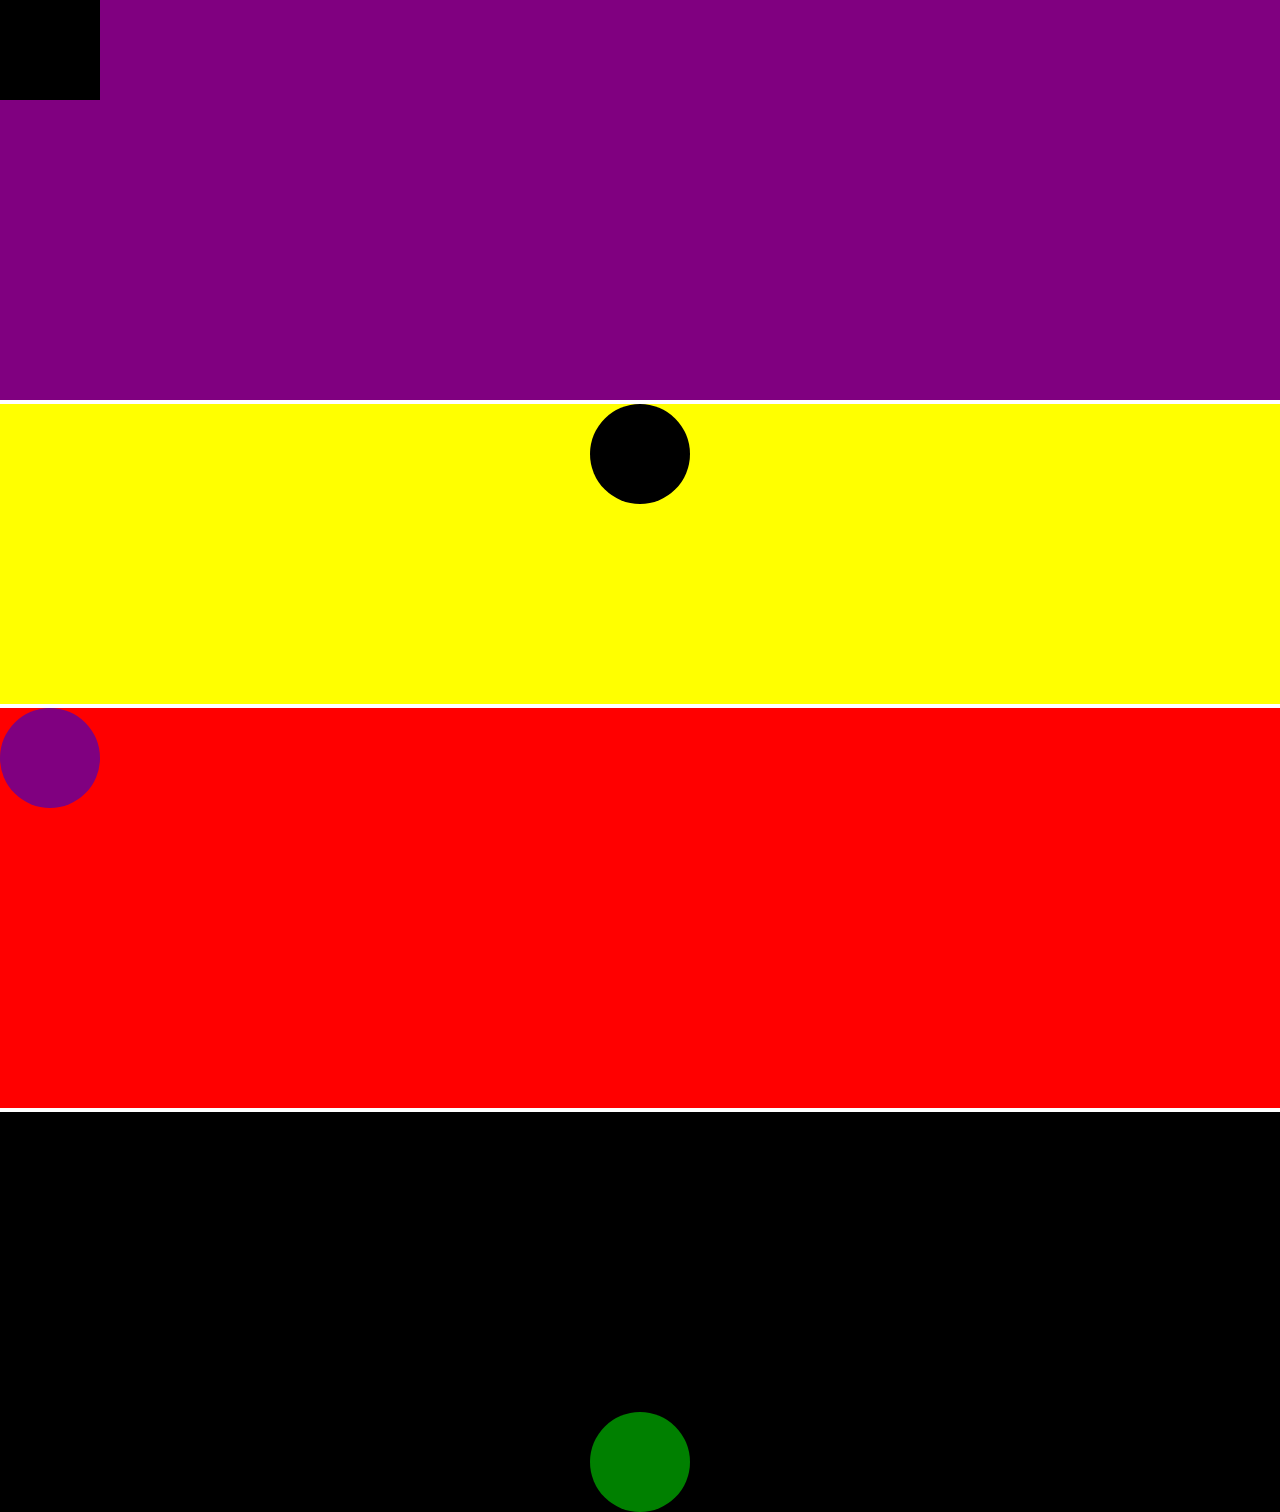
<file: animations/index.html>
<!DOCTYPE html>
<html lang="en">
<head>
    <meta charset="UTF-8">
    <meta name="viewport" content="width=device-width, initial-scale=1.0">
    <title>Animations</title>
    <link rel="stylesheet" href="style.css">
</head>
<body>
    <div class="parent">
        <div class="child"></div>
    </div>

    <div class="parent2">
        <div class="child2"></div>
    </div>

    <div class="parent3">
        <div class="child3"></div>
    </div>
    <div class="parent4">
        <div class="child4"></div>
    </div>
</body>
</html>
</file>
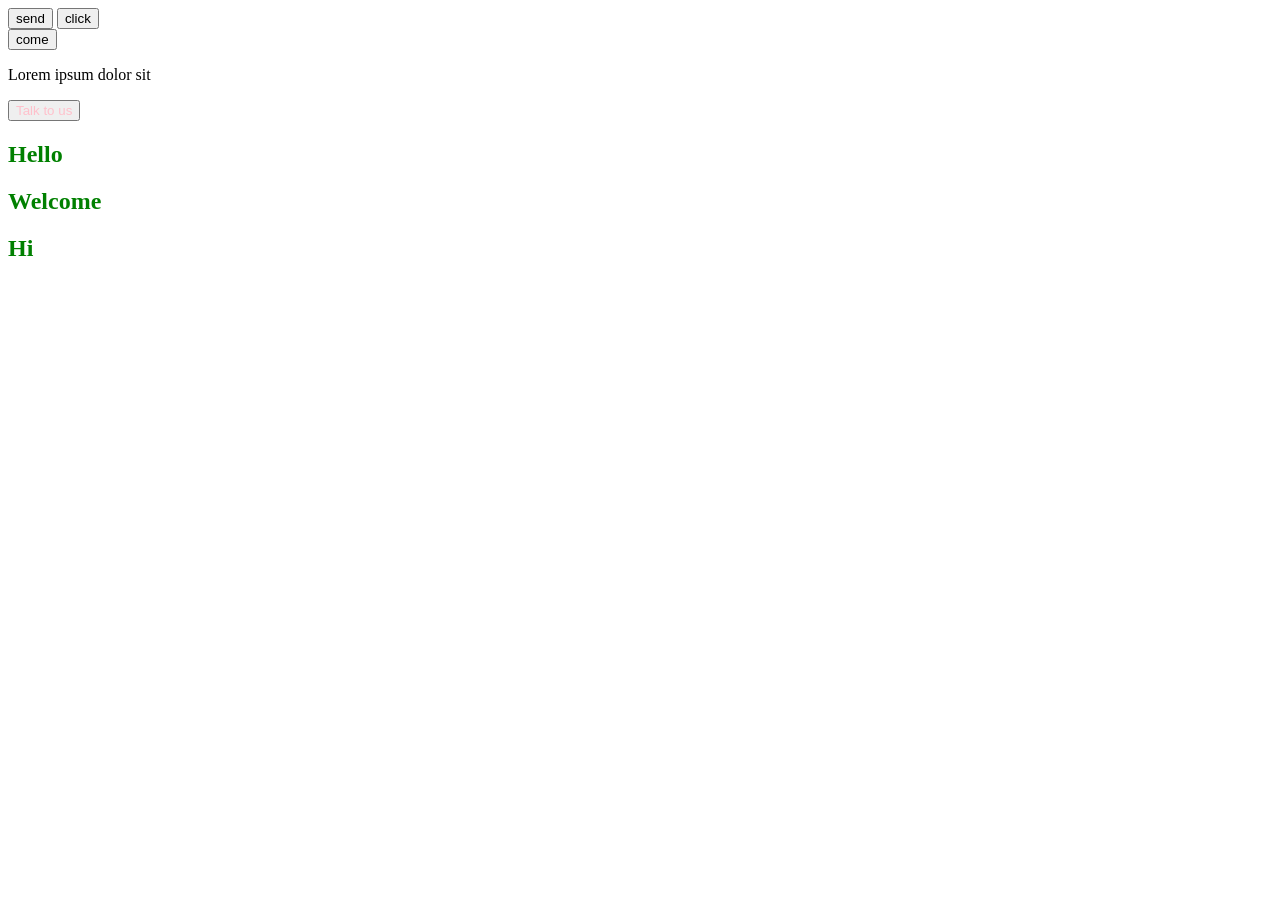
<file: combinators/index.html>
<!DOCTYPE html>
<html lang="en">
<head>
    <meta charset="UTF-8">
    <meta name="viewport" content="width=device-width, initial-scale=1.0">
    <title>Document</title>
    <link rel="stylesheet" href="style.css">
</head>
<body>
    <div class="container">
        <button>send</button>
        <button>click</button>
        <div>
            <button>come</button>
        </div>
        
    </div>
    <div>
        <p class="para">Lorem ipsum dolor sit</p>
        <button>Talk to us</button>
        <h2>Hello</h2>
        <h2>Welcome</h2>
        <h2>Hi</h2>
    </div>
</body>
</html>
</file>
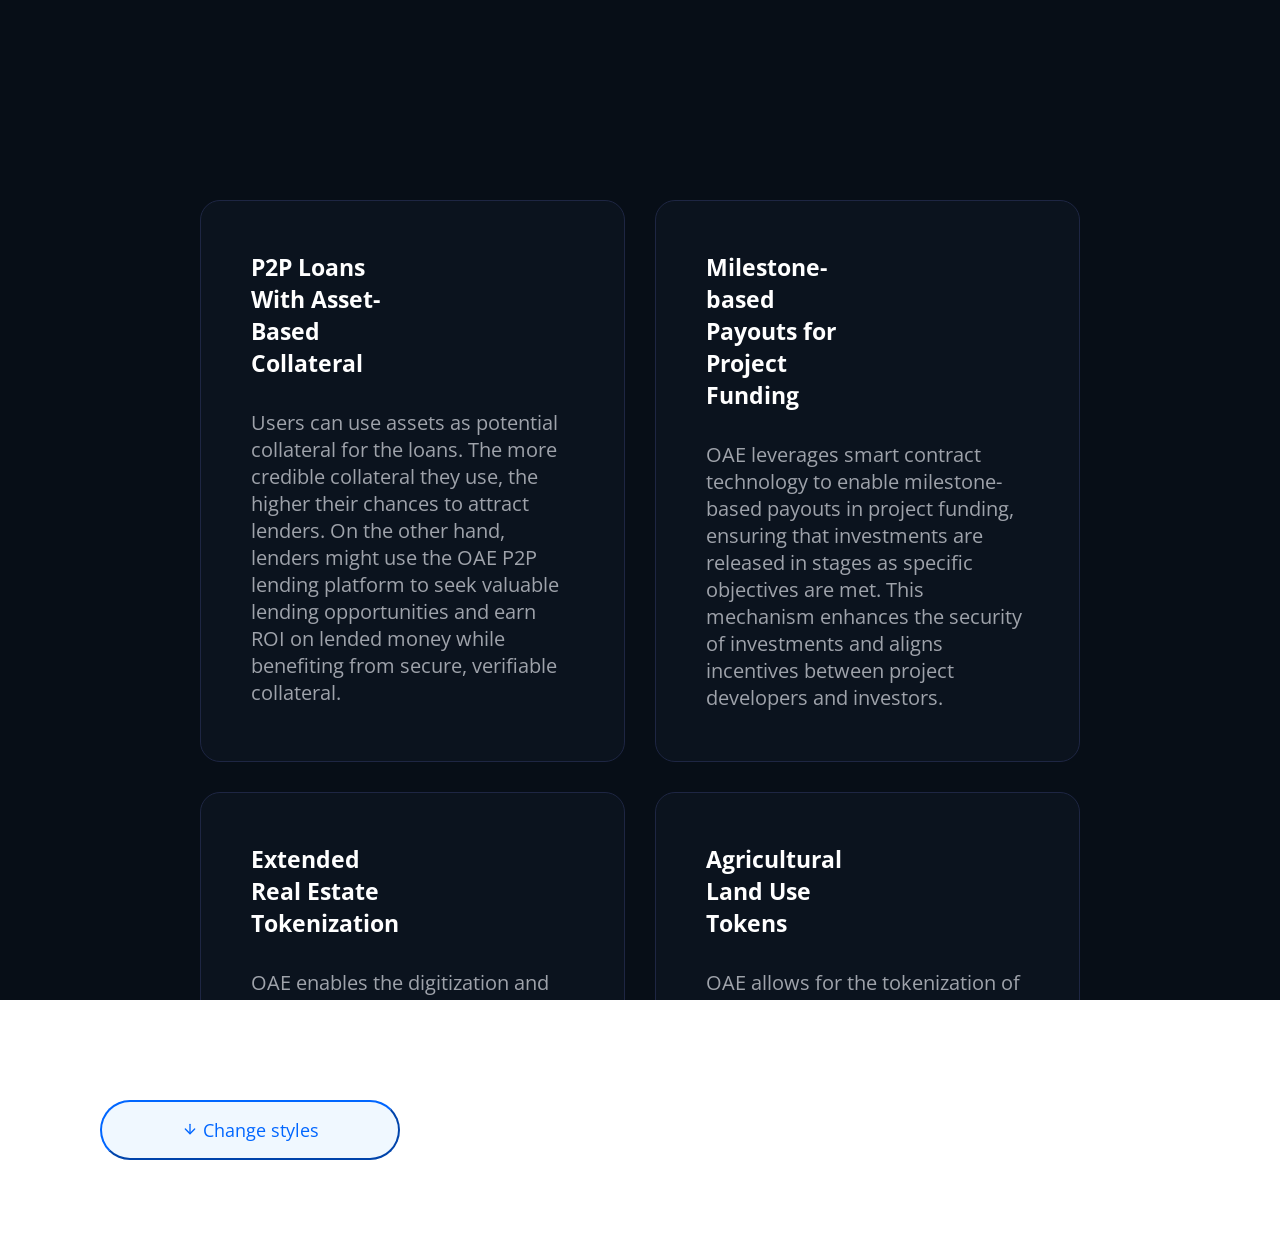
<file: Grid/index.html>
<!DOCTYPE html>
<html lang="en">
<head>
    <meta charset="UTF-8">
    <meta name="viewport" content="width=device-width, initial-scale=1.0">
    <title>Document</title>
    <link rel="stylesheet" href="style.css">
    <link rel="preconnect" href="https://fonts.googleapis.com">
    <link rel="preconnect" href="https://fonts.gstatic.com" crossorigin>
    <link href="https://fonts.googleapis.com/css2?family=Open+Sans:ital,wght@0,300..800;1,300..800&display=swap" rel="stylesheet">
</head>
<body>
    <div class="container">
        <div>
            <h3 class="sub-heading">P2P Loans With Asset-Based Collateral</h3>
            <p>Users can use assets as potential collateral for the loans. The more credible collateral they use, the higher their chances to attract lenders. On the other hand, lenders might use the OAE P2P lending platform to seek valuable lending opportunities and earn ROI on lended money while benefiting from secure, verifiable collateral.</p>
        </div>
        <div>
             <h3 class="sub-heading">Milestone-based Payouts for Project Funding</h3>
             <p>OAE leverages smart contract technology to enable milestone-based payouts in project funding, ensuring that investments are released in stages as specific objectives are met. This mechanism enhances the security of investments and aligns incentives between project developers and investors.</p>
        </div>
        <div>
             <h3 class="sub-heading">Extended Real Estate Tokenization</h3>
             <p>OAE enables the digitization and tokenization of various property rights beyond simple ownership, such as leases and other non-ownership rights. These tokens can represent different legal relationships with property, like the right to use or lease the land.</p>
        </div>
        <div>
             <h3 class="sub-heading">Agricultural Land Use Tokens</h3>
             <p>OAE allows for the tokenization of usufruct rights to agricultural land, enabling investors to benefit from the land's yield for a specific season without holding ownership of the land itself.</p>
        </div>
        <div>
             <h3 class="sub-heading">Co-Ownership Investment in Luxury and Antique Cars</h3>
             <p>OAE enables users to invest in luxury and antique cars through a system that supports co-ownership. This model allows car enthusiasts to own and enjoy high-value vehicles while sharing the investment cost with others.</p>
        </div>
        <div>
             <h3 class="sub-heading">Supply Chain Integration Using Blockchain</h3>
             <p>OAE enhances supply chain management by utilizing blockchain technology to track and verify the entire journey of products, from raw materials to finished goods. This system provides an immutable record that increases transparency, reduces the potential for fraud, and ensures adherence to environmental and ethical standards.</p>
        </div>
    </div>
    <button class="btn">
        <svg xmlns="http://w3.org" width="16" height="16" viewBox="0 0 24 24" fill="none" stroke="currentColor" stroke-width="2" stroke-linecap="round" stroke-linejoin="round">
    <line x1="12" y1="5" x2="12" y2="19"></line>
    <polyline points="19 12 12 19 5 12"></polyline>
  </svg>
  Change styles</button>
    <!-- <p id="transform">Lorem, ipsum dolor sit amet consectetur adipisicing elit. Placeat voluptate ut illum hic eveniet praesentium blanditiis quisquam optio cumque porro, minus dolor ullam ipsum magnam? Recusandae dolorem quis quaerat voluptate?</p> -->
</body>
</html>
</file>
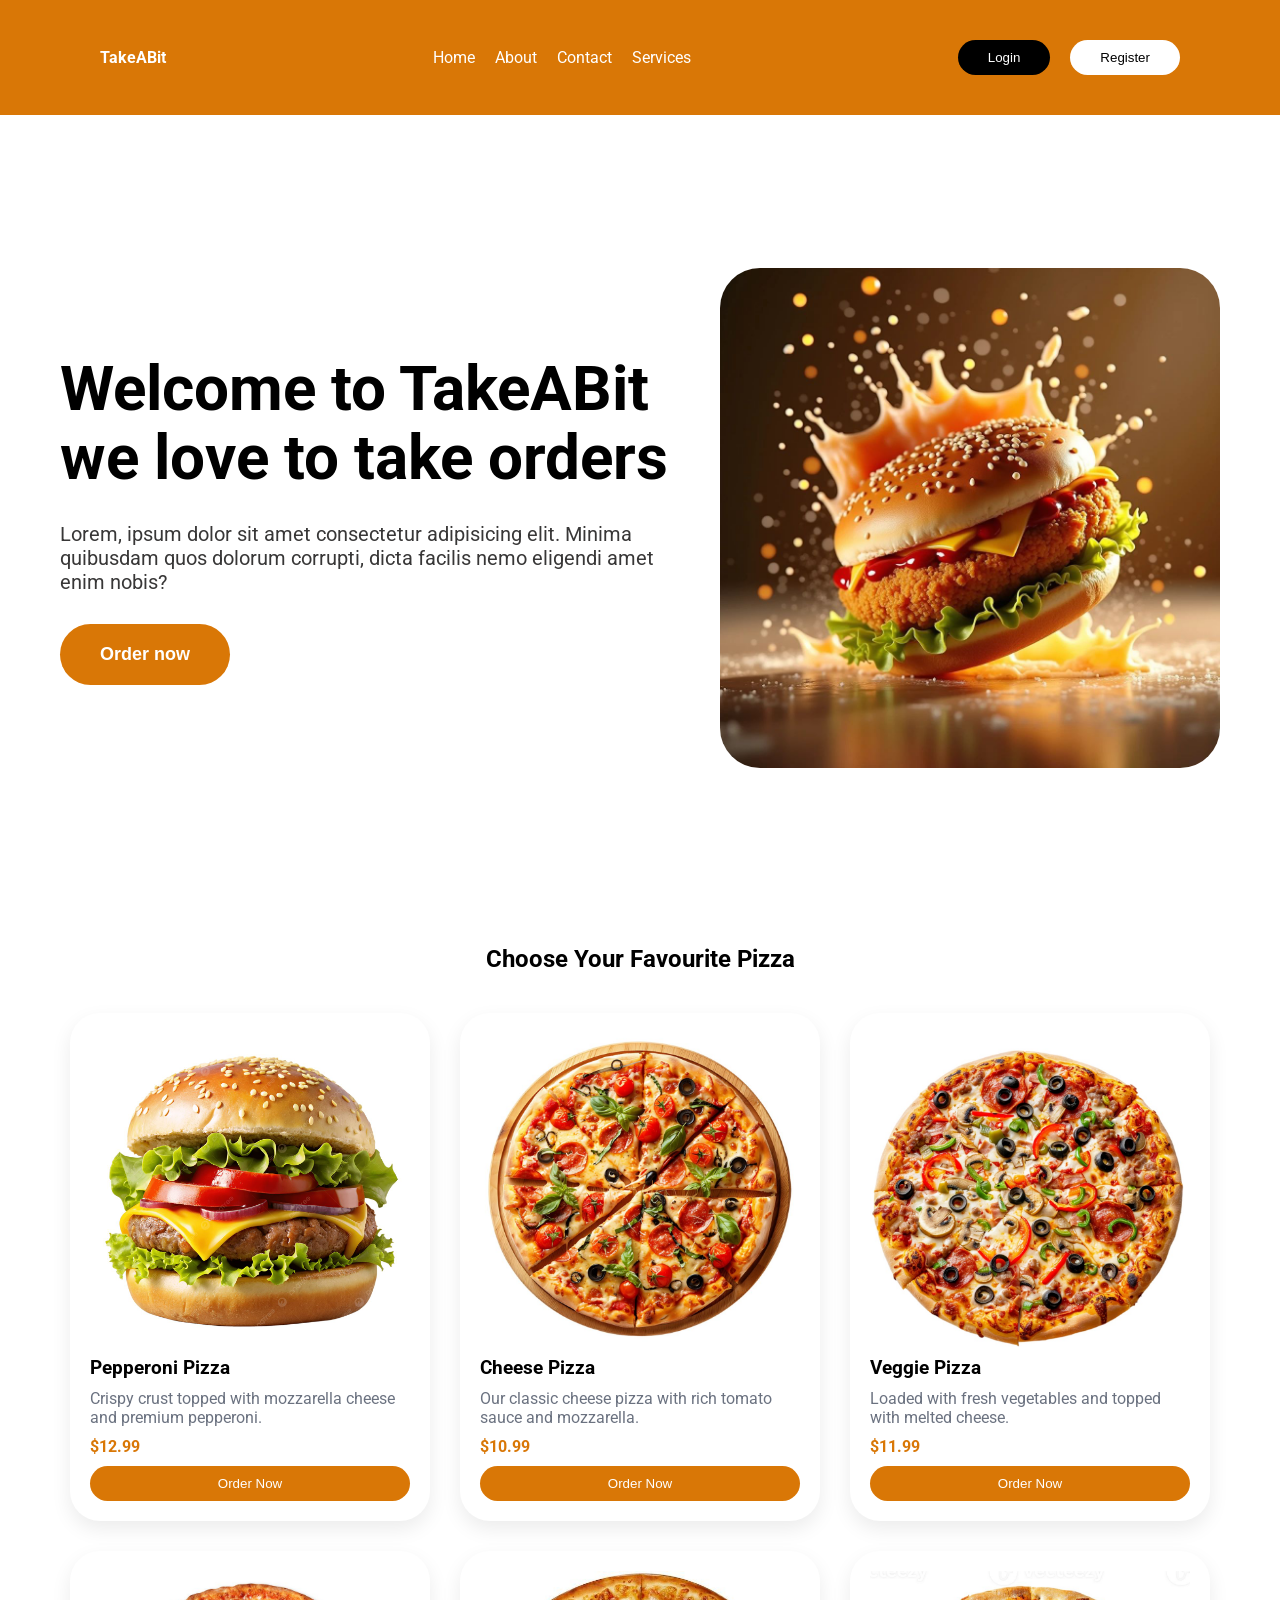
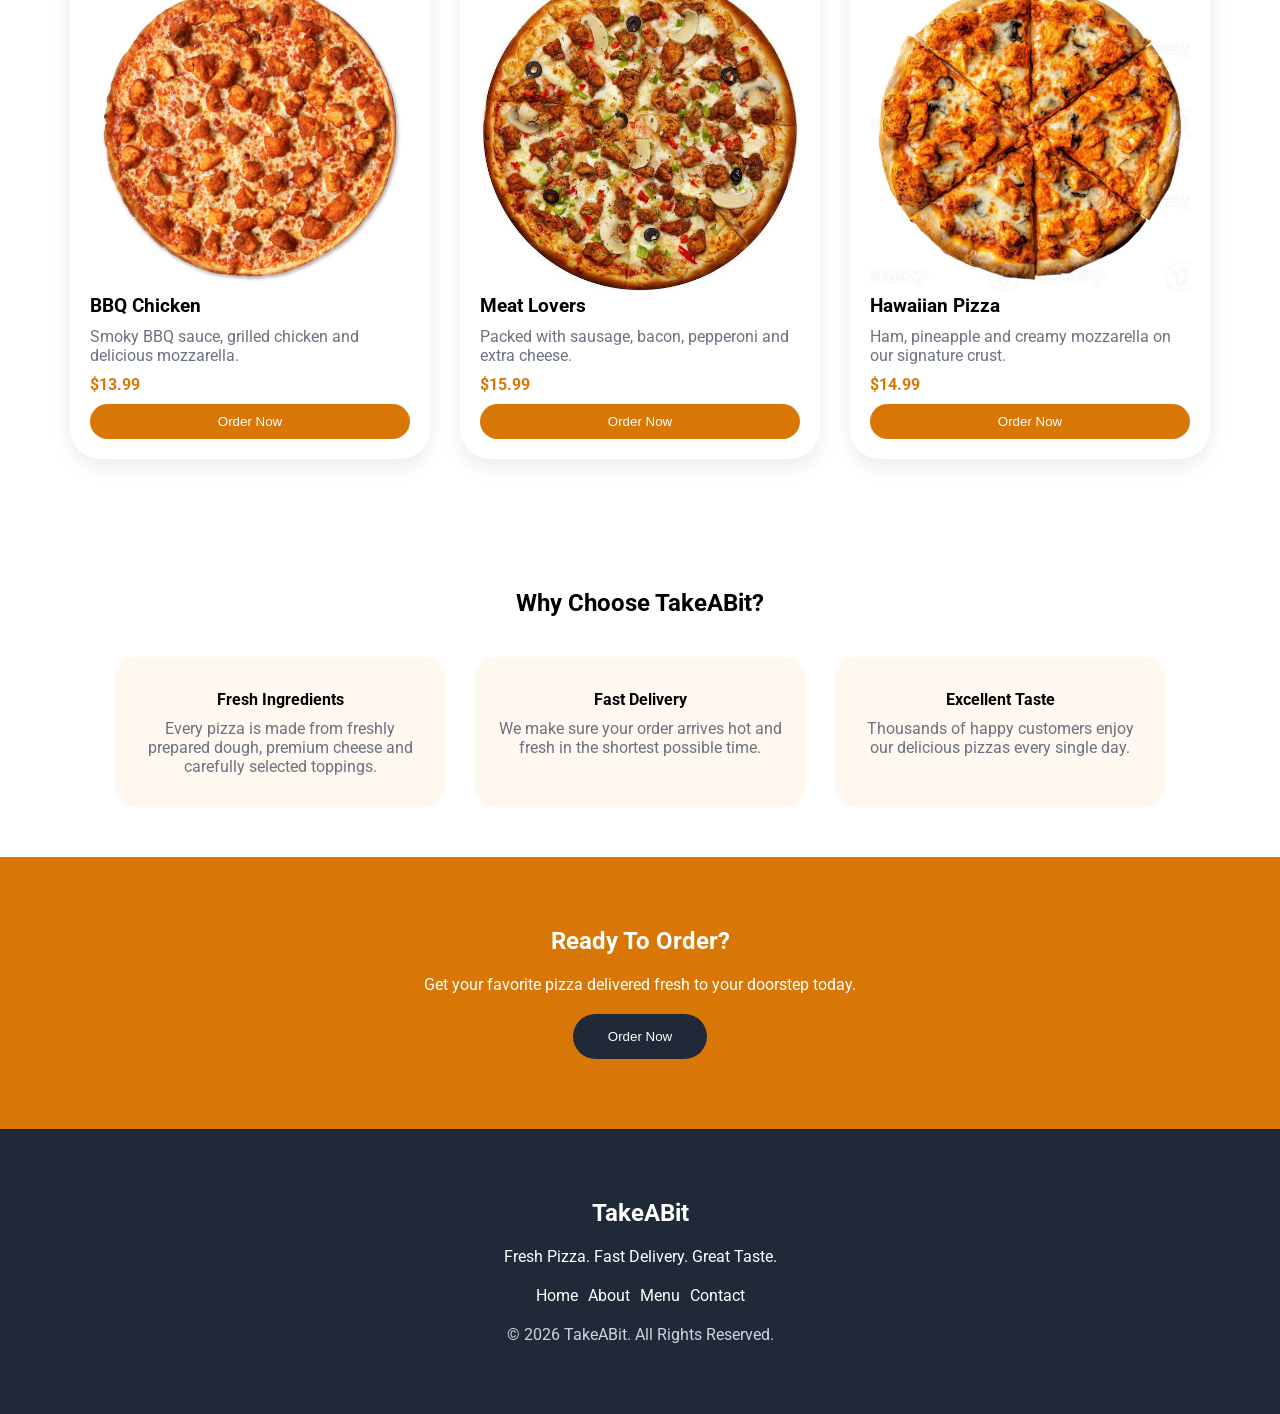
<file: navbar2/index.html>
<!doctype html>
<html lang="en">
  <head>
    <meta charset="UTF-8" />
    <meta name="viewport" content="width=device-width, initial-scale=1.0" />
    <title>Navbar</title>
    <link rel="stylesheet" href="./style.css" />
  </head>
  <body>
    <header class="header">
    <section class="header-container">
      <div class="header-section">
        <div class="logo-name">
          <span>TakeABit</span>
        </div>

        <nav class="lg-nav">
          <ul class="nav-lists">
            <li><a href="">Home</a></li>
            <li><a href="">About</a></li>
            <li><a href="">Contact</a></li>
            <li><a href="">Services</a></li>
          </ul>
        </nav>

        <div class="right-btns">
          <button class="login-btn">Login</button>
          <button class="register-btn">Register</button>
          <label for="menu" class="menu-icon">
            <svg
              xmlns="http://www.w3.org/2000/svg"
              height="24px"
              viewBox="0 -960 960 960"
              width="24px"
              fill="#1f1f1f"
            >
              <path
                d="M120-240v-80h720v80H120Zm0-200v-80h720v80H120Zm0-200v-80h720v80H120Z"
              />
            </svg>
          </label>
        </div>
      </div>

      <input type="checkbox" id="menu" />
      <nav class="sm-nav">
        <ul class="navs">
          <li><a href="">Home</a></li>
          <li><a href="">About</a></li>
          <li><a href="">Contact</a></li>
          <li><a href="">Services</a></li>
        </ul>

        <button class="sm-login-btn">login</button>
        <button class="sm-register-btn">Register</button>
      </nav>
      </section>
    </header>

    <section class="hero">
        <div class="hero-section">

            <div>
                <h1 class="hero-intro">Welcome to TakeABit we love to take orders</h1>
                <p class="hero-desc">
                    Lorem, ipsum dolor sit amet consectetur adipisicing elit. Minima
                    quibusdam quos dolorum corrupti, dicta facilis nemo eligendi amet enim
                    nobis?
                </p>
                <button class="hero-btn">Order now</button>
            </div>
            <div>
                <img src="./images/pizza.jpg" alt="Pizza" class="hero-img" />
            </div>
        </div>
    </section>
    <section class="first">
        <div class="first-section">
            <h1>Choose Your Favourite Pizza</h1>
            <div class="grid-parent">
                <div class="grid-child">
                    <img src="images/pizza1.jpg" alt="">
                    <h3>Pepperoni Pizza</h3>
                    <p>Crispy crust topped with mozzarella cheese and premium pepperoni.</p>
                    <h4>$12.99</h4>
                    <button>Order Now</button>
                </div>
                <div class="grid-child">
                    <img src="images/pizza2.jpg" alt="">
                    <h3>Cheese Pizza</h3>
                    <p>Our classic cheese pizza with rich tomato sauce and mozzarella.</p>
                    <h4>$10.99</h4>
                    <button>Order Now</button>
                </div>
                <div class="grid-child">
                    <img src="images/pizza3.jpg" alt="">
                    <h3>Veggie Pizza</h3>
                    <p>Loaded with fresh vegetables and topped with melted cheese.</p>
                    <h4>$11.99</h4>
                    <button>Order Now</button>
                </div>
                <div class="grid-child">
                    <img src="images/pizza4.jpg" alt="">
                    <h3>BBQ Chicken</h3>
                    <p>Smoky BBQ sauce, grilled chicken and delicious mozzarella.</p>
                    <h4>$13.99</h4>
                    <button>Order Now</button>
                </div>
                <div class="grid-child">
                    <img src="images/pizza5.jpg" alt="">
                    <h3>Meat Lovers</h3>
                    <p>Packed with sausage, bacon, pepperoni and extra cheese.</p>
                    <h4>$15.99</h4>
                    <button>Order Now</button>
                </div>
                <div class="grid-child">
                    <img src="images/pizza6.jpg" alt="">
                    <h3>Hawaiian Pizza</h3>
                    <p>Ham, pineapple and creamy mozzarella on our signature crust.</p>
                    <h4>$14.99</h4>
                    <button>Order Now</button>
                </div>
            </div>
        </div>
    </section>
    <section class="why">
        <div class="why-section">
            <h1>Why Choose TakeABit?</h1>
            <div class="why-grid-parent">
                <div class="why-grid-child">
                    <h4>Fresh Ingredients</h4>
                    <p>Every pizza is made from freshly prepared dough, premium cheese and carefully selected toppings.</p>
                </div>
                <div class="why-grid-child">
                    <h4>Fast Delivery</h4>
                    <p>We make sure your order arrives hot and fresh in the shortest possible time.</p>
                </div>
                <div class="why-grid-child">
                    <h4>Excellent Taste</h4>
                    <p>Thousands of happy customers enjoy our delicious pizzas every single day.</p>
                </div>
            </div>
        </div>
    </section>
    <section class="order">
        <h2>Ready To Order?</h2>
        <p>Get your favorite pizza delivered fresh to your doorstep today.</p>
        <button>Order Now</button>
    </section>
    <section class="footer">
        <h2>TakeABit</h2>
        <p>Fresh Pizza. Fast Delivery. Great Taste.</p>
        <ul>
            <li><a href=""></a>Home</li>
            <li><a href=""></a>About</li>
            <li><a href=""></a>Menu</li>
            <li><a href=""></a>Contact</li>
        </ul>
        <p id="copyright">© 2026 TakeABit. All Rights Reserved.</p>
    </section>
  </body>
</html>
</file>
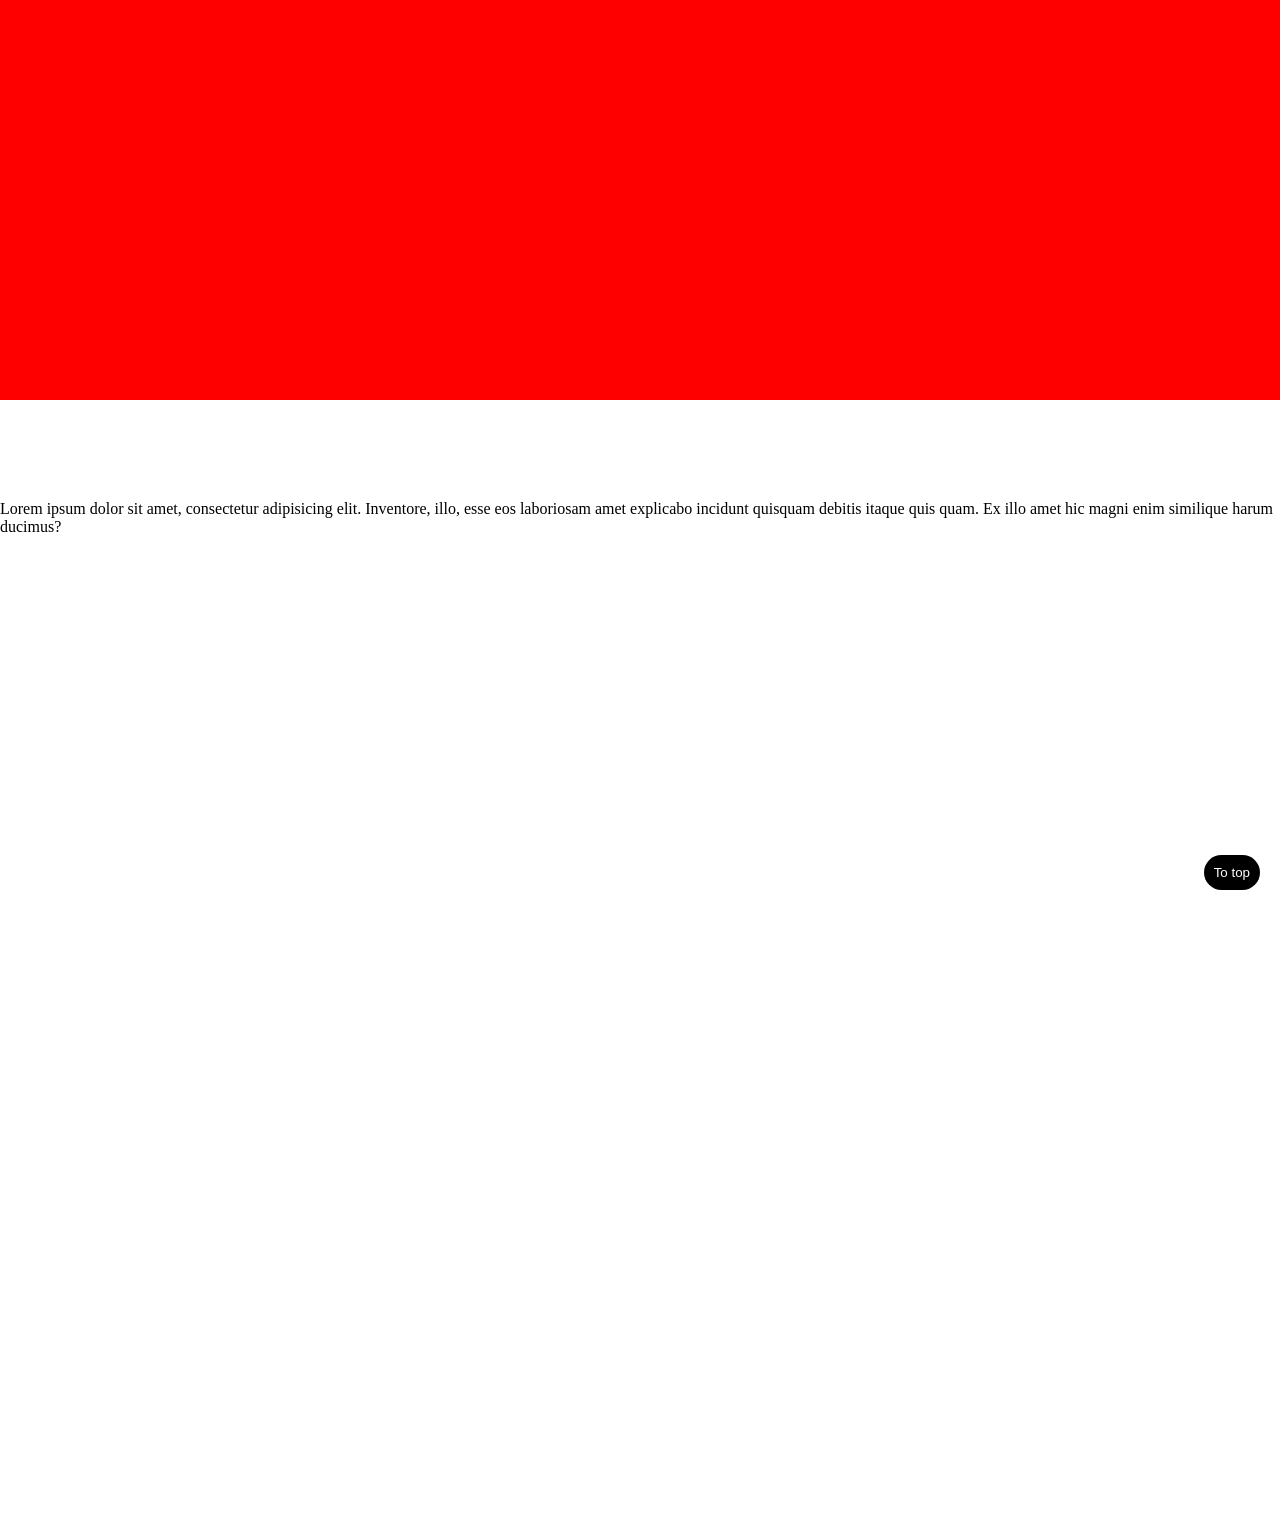
<file: positions/index.html>
<!DOCTYPE html>
<html lang="en">
<head>
    <meta charset="UTF-8">
    <meta name="viewport" content="width=device-width, initial-scale=1.0">
    <title>Document</title>
    <link rel="stylesheet" href="style.css">
</head>
<body>
    <div class="fixed-parent"></div>
    <div class="parent"></div>
    <p class="lorem">Lorem ipsum dolor sit amet, consectetur adipisicing elit. Inventore, illo, esse eos laboriosam amet explicabo incidunt quisquam debitis itaque quis quam. Ex illo amet hic magni enim similique harum ducimus?</p>
    <div class="scroll"></div>
    <button class="to-top">To top</button>
</body>
</html>
</file>
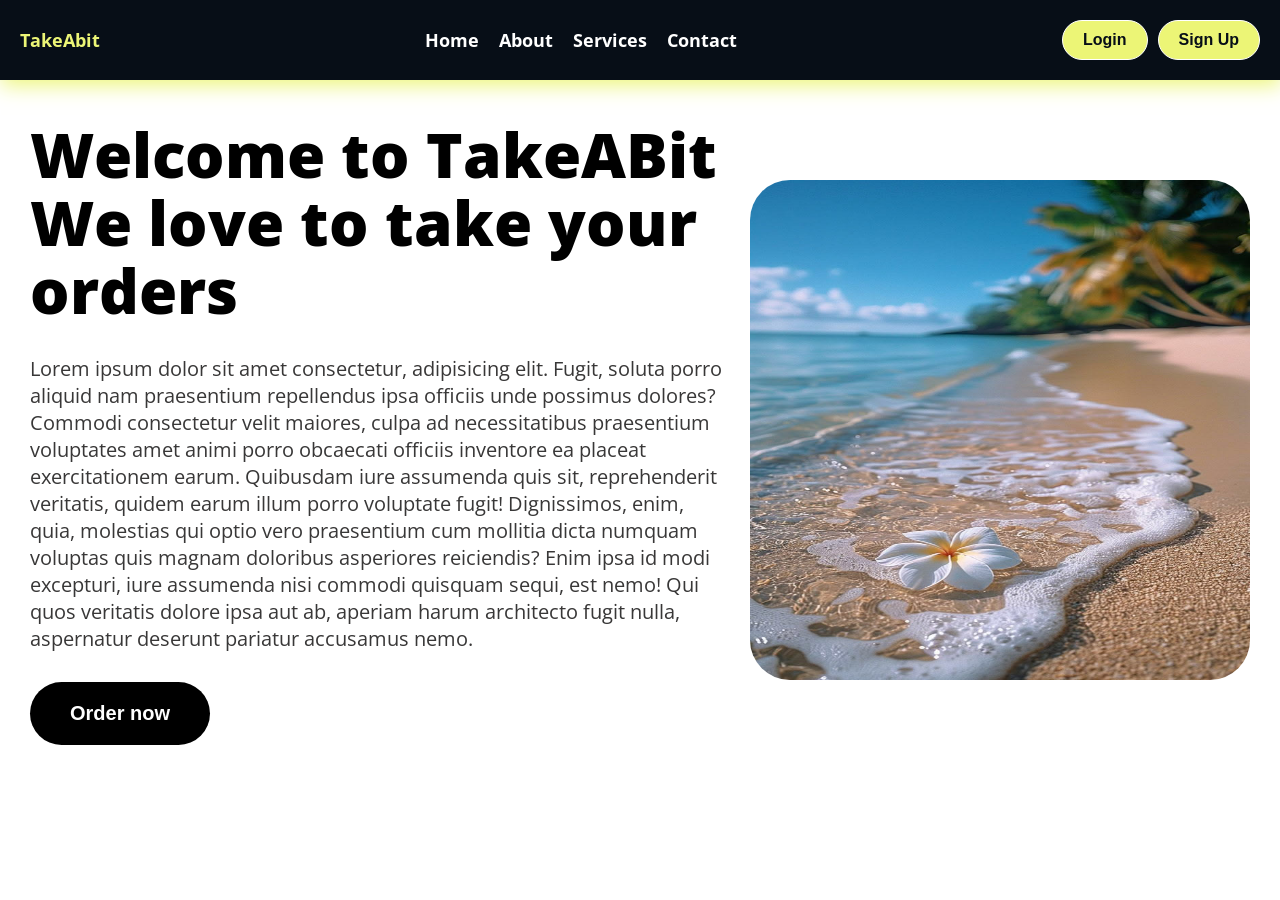
<file: responsive_navbar/index.html>
<!DOCTYPE html>
<html lang="en">
<head>
    <meta charset="UTF-8">
    <meta name="viewport" content="width=device-width, initial-scale=1.0">
    <title>Navbar</title>
    <link rel="stylesheet" href="style.css">
</head>
<body>
    <header>
        <div>
            <span>TakeAbit</span>
        </div>
        <input type="checkbox" id="menu">
        <nav>
            <ul class="nav-lists">
                <li><a href="">Home</a></li>
                <li><a href="">About</a></li>
                <li><a href="">Services</a></li>
                <li><a href="">Contact</a></li>
            </ul>
        </nav>
        
        <div class="right-header">
            <div class="signs">
                <button class="login">Login</button>
                <button class="sign-up">Sign Up</button>
            </div>
            
            <label for="menu" class="menu-icon burger-btn" aria-label="Toggle Menu" role="button" tabindex="0">
                <svg viewBox="0 0 24 24" fill="none" stroke="currentColor" stroke-width="2" width="24" height="24">
                    <line x1="3" y1="6" x2="21" y2="6"></line>
                    <line x1="3" y1="12" x2="21" y2="12"></line>
                    <line x1="3" y1="18" x2="21" y2="18"></line>
                </svg>
            </label>
        </div>

        <!-- Mobile-related elements moved cleanly inside the header tag -->
        <div class="ham">
            <div class="nav-lists-big">
                <ul>
                    <li><a href="">Home</a></li>
                    <li><a href="">About</a></li>
                    <li><a href="">Services</a></li>
                    <li><a href="">Contact</a></li>
                </ul>
                <div class="signs-big">
                    <button class="login-big">Login</button>
                    <button class="sign-up-big">Sign Up</button>
                </div>
            </div>
        </div>
    </header>

    <section class="hero-section">
        <div>
            <h1 class="hero-intro">Welcome to TakeABit We love to take your orders</h1>
            <p class="hero-desc">Lorem ipsum dolor sit amet consectetur, adipisicing elit. Fugit, soluta porro aliquid nam praesentium repellendus ipsa officiis unde possimus dolores? Commodi consectetur velit maiores, culpa ad necessitatibus praesentium voluptates amet animi porro obcaecati officiis inventore ea placeat exercitationem earum. Quibusdam iure assumenda quis sit, reprehenderit veritatis, quidem earum illum porro voluptate fugit! Dignissimos, enim, quia, molestias qui optio vero praesentium cum mollitia dicta numquam voluptas quis magnam doloribus asperiores reiciendis? Enim ipsa id modi excepturi, iure assumenda nisi commodi quisquam sequi, est nemo! Qui quos veritatis dolore ipsa aut ab, aperiam harum architecto fugit nulla, aspernatur deserunt pariatur accusamus nemo.</p>
            <button class="hero-btn">Order now</button>
        </div>
        <div>
            <img src="./images/_.jpeg" alt="Stream" class="hero-img">
        </div>
    </section>

    <!-- <script>
        const burgerBtn = document.querySelector('.burger-btn');
        const mobileMenu = document.querySelector('.ham')

        burgerBtn.addEventListener("click",()=>{
            mobileMenu.classList.toggle('open');
            burgerBtn.classList.toggle('open');
        })
    </script> -->
</body>
</html>
</file>
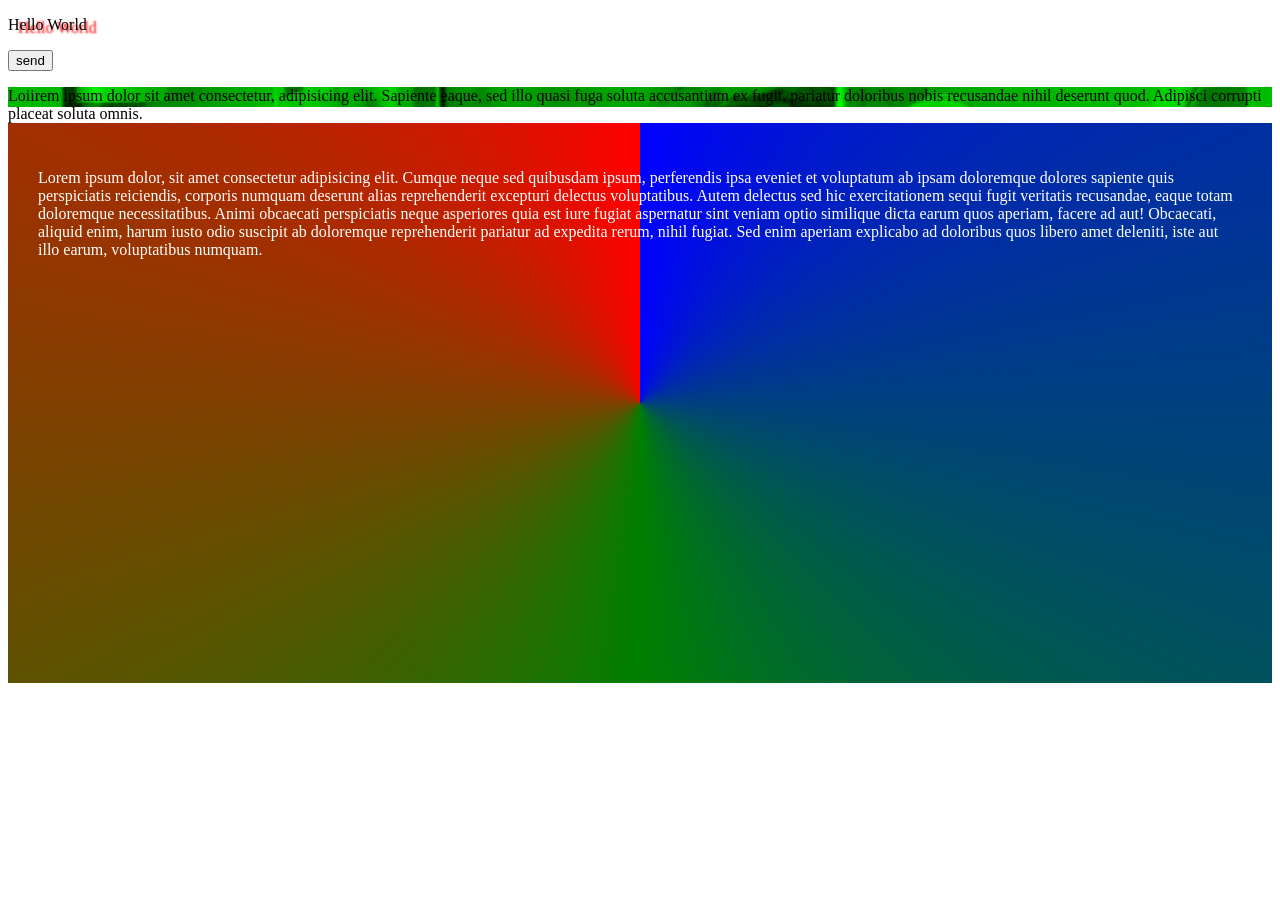
<file: shadow/index.html>
<!DOCTYPE html>
<html lang="en">
<head>
    <meta charset="UTF-8">
    <meta name="viewport" content="width=device-width, initial-scale=1.0">
    <title>Document</title>
    <link rel="stylesheet" href="style.css">
</head>
<body>
    
    <p class="paragraph">Hello World</p>
    <div class="container">

    </div>
    <button class="btn">send</button>
    <div class="parent">
        <div class="container2"></div>
    </div>

    <p class="bimg">Loiirem ipsum dolor sit amet consectetur, adipisicing elit. Sapiente eaque, sed illo quasi fuga soluta accusantium ex fugit, pariatur doloribus nobis recusandae nihil deserunt quod. Adipisci corrupti placeat soluta omnis.</p>
    <div class="gradient">
        <p>Lorem ipsum dolor, sit amet consectetur adipisicing elit. Cumque neque sed quibusdam ipsum, perferendis ipsa eveniet et voluptatum ab ipsam doloremque dolores sapiente quis perspiciatis reiciendis, corporis numquam deserunt alias reprehenderit excepturi delectus voluptatibus. Autem delectus sed hic exercitationem sequi fugit veritatis recusandae, eaque totam doloremque necessitatibus. Animi obcaecati perspiciatis neque asperiores quia est iure fugiat aspernatur sint veniam optio similique dicta earum quos aperiam, facere ad aut! Obcaecati, aliquid enim, harum iusto odio suscipit ab doloremque reprehenderit pariatur ad expedita rerum, nihil fugiat. Sed enim aperiam explicabo ad doloribus quos libero amet deleniti, iste aut illo earum, voluptatibus numquam.</p>
    </div>
</body>
</html>
</file>
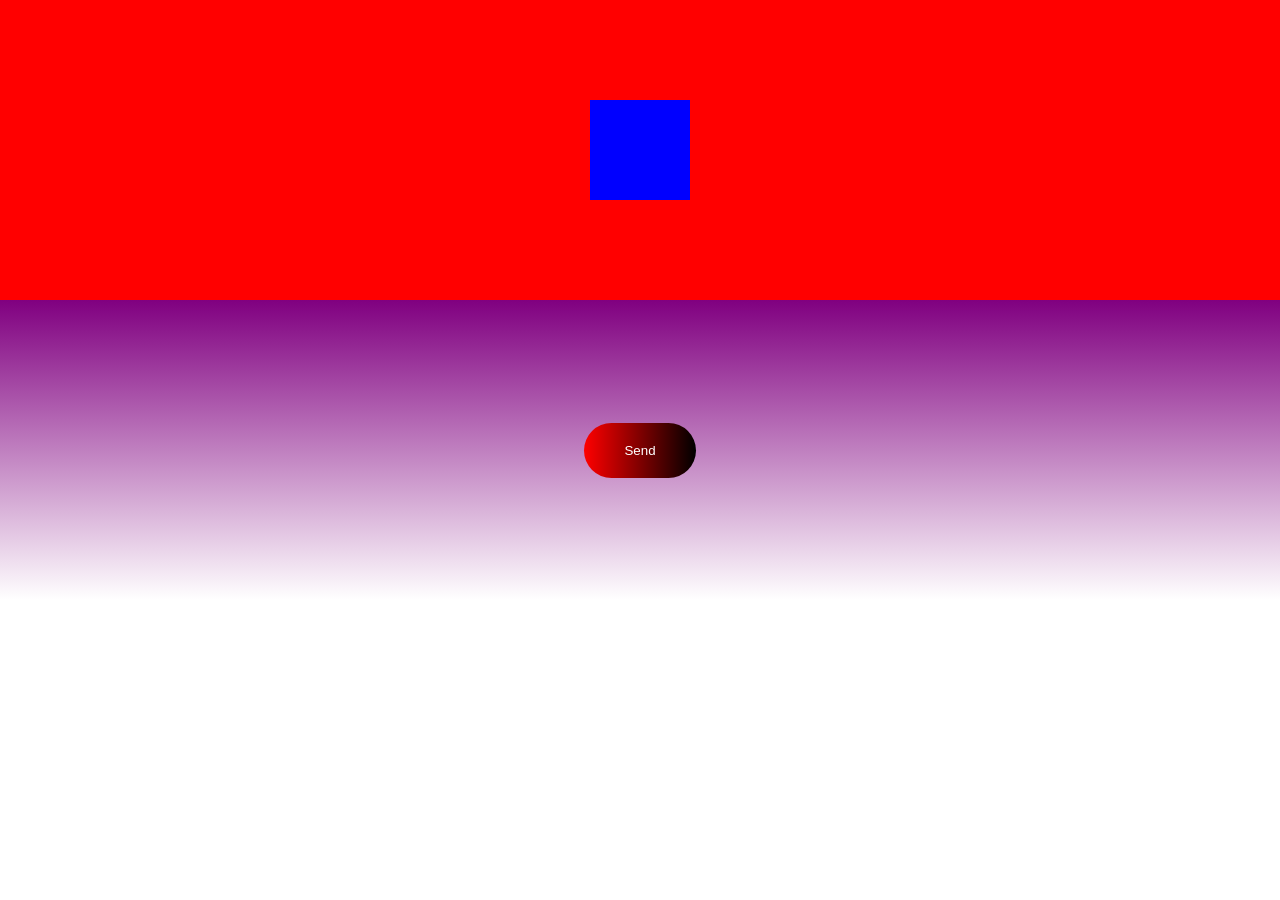
<file: transitions/index.html>
<!doctype html>
<html lang="en">
  <head>
    <meta charset="UTF-8" />
    <meta name="viewport" content="width=device-width, initial-scale=1.0" />
    <title>Transition</title>
    <link rel="stylesheet" href="style.css" />
  </head>
  <body>
    <div class="parent">
      <div class="child"></div>
    </div>

    <div class="parent2">
      <button class="btn">Send</button>
    </div>
  </body>
</html>
</file>
<file: animations/style.css>
*{
    padding: 0;
    margin: 0;
    box-sizing: border-box;
}


.parent{
    background-color: purple;
    height: 400px;
}

.child{
    height: 100px;
    width: 100px;
    background-color: black;
    animation-name: loop;
    animation-duration: 4s;
    animation-timing-function: ease;
    animation-delay: 2s;
    animation-iteration-count: infinite;
}

.parent2{
    background-color: yellow;
    margin-top: 4px;
    height: 300px;
    display: flex;
    /* align-items: center; */
    justify-content: center;
    overflow: hidden;
}


.child2{
    background-color: black;
    border-radius: 100%;
    width: 100px;
    height: 100px;
    animation-name: bounce;
    animation-duration: 10s;
    animation-delay: 3s;
    animation-timing-function: linear;
    animation-iteration-count: infinite;
}

.parent3{
    background-color: red;
    margin-top: 4px;
    height: 400px;
    /* display: flex; */
    /* align-items: center; */
    /* justify-content: center;
    overflow: hidden; */
}

.child3{
    background-color: purple;
    border-radius: 100%;
    width: 100px;
    height: 100px;
    animation-name: mover;
    overflow: hidden;
    animation-duration: 10s;
    animation-delay: 3s;
    animation-timing-function: ease;
    animation-iteration-count: infinite;
}
.parent4{
    background-color: black;
    margin-top: 4px;
    height: 400px;
    display: flex;  
    align-items: center; 
    justify-content: center;
    overflow: hidden;
}

.child4{
    background-color: green;
    border-radius: 100%;
    width: 100px;
    height: 100px;
    animation-name: ball;
    overflow: hidden;
    animation-duration: 1s;
    /* animation-delay: 3s; */
    animation-timing-function: ease-in;
    animation-iteration-count: 4;
    animation-fill-mode: forwards;
}


@keyframes loop{
    from{
        transform: translateX(0px) scale(1);
        background-color: black;
    }
    to{
        transform: rotate(45deg) translateX(300px) scale(3);
        background-color: green;
    }
}

@keyframes bounce{
    from{
        transform: translateY(-30px);
    }
    to{
        transform: translateY(300px);
    }
}

@keyframes mover {
    0%{
        transform: translateX(0px);
    }
    25%{
        transform: translatex(300px);
    }
    50%{
        transform: translateY(300px) translateX(300px);
    }
    75%{
        transform: translateX(-300px) translateY(300px);
    }
    100%{
        transform: translateX(0px);
    }
}

@keyframes ball{
    0%{
        transform: translateY(0px);
    }
    100%{
        transform: translateY(150px);
    }
}
</file>
<file: combinators/style.css>
.container p{
    background-color: red;
}
.para ~ h2{
    color: green;
}

.para + button{
    color: pink;
}
</file>
<file: Grid/style.css>
@import url('https://fonts.googleapis.com/css2?family=Open+Sans:ital,wght@0,300..800;1,300..800&display=swap');


*{
    padding: 0;
    margin: 0;
    box-sizing: border-box;
    font-family: "Open Sans", sans-serif;
}



.container{
    height: 1000px;
    background-color: rgb(7, 14, 23);
    display :grid;
    grid-template-columns: repeat(auto-fit, minmax(300px, 1fr));
    /* grid-template-columns: 1fr 1fr; */
    /* grid-template-rows: 500px 300px; */
    gap: 30px;
    /* row-gap: 10px;
    column-gap: 30px; */
    /* align-items: center; */
    justify-content: center;
    padding: 200px;
    overflow: scroll;
}

.container > div{
    background-color: rgb(11, 19, 30);
    /* width: 200px;
    height: 200px; */
    /* margin: auto; */
    border-radius: 20px;
    box-sizing: border-box;
    border: 1px solid rgb(30, 38, 67);
    color: rgb(159, 163, 171);
    justify-content: center;
    align-items: center;
    padding: 50px;
    font-size: 20px;
    font-weight: 30px;
    transition: transform 3s ease-in-out;
}

/* .container > div:hover{
    transform: translateY(-5px);
    box-shadow: 0 10px 20px rgba(255, 255, 255, 0.12);
    border-color: rgb(90, 120, 255);
} */

.container>div:hover{
    background-color: rgb(17, 25, 42);
}

.sub-heading{
    width: 50%;
    color:rgb(255, 255, 255);
    margin-bottom:30px;
}

#transform{
    text-transform: uppercase;
    line-height:5;
    letter-spacing: 2px;
}


.btn{
    width: 300px;
    height: 60px;
    background-color: aliceblue;
    color: rgb(0, 102, 255);
    font-weight: 50px;
    font-size: large;
    justify-content: center;
    align-items: center;
    border-radius:50px;
    border-color:rgb(0, 102, 255);
    cursor:pointer;
    margin:100px
}

.btn:hover{
    background-color: rgb(185, 213, 238);
    color: aliceblue;
    box-shadow: 2px 5px 20px rgba(255, 255, 255, 0.12);
    border-color: rgb(14, 53, 87);
}


/* xend.africa   assignment */
</file>
<file: navbar2/style.css>
@import url('https://fonts.googleapis.com/css2?family=Roboto:ital,wght@0,100..900;1,100..900&display=swap');


*{
    padding: 0;
    margin: 0;
    box-sizing: border-box;
}

body{
    font-family: "Roboto", sans-serif;
}
.header{
    background-color: #d97706;
}

.logo-name{
    color: white;
    font-weight: bolder;
}

.header-container{
    max-width: 1200px;
    margin: 0 auto;
    padding: 20px;
}
.header-section{
    background-color: #d97706;
    display: flex;
    align-items: center;
    justify-content: space-between;
}

.lg-nav{
    display: none;
}

.nav-lists{
    display: flex;
    align-items: center;
    justify-content: center;
    gap: 20px;
}

.nav-lists > li{
    list-style-type: none;
}

.nav-lists a {
    color: white;
    text-decoration: none;
}


.right-btns{
    display: flex;
    align-items: center;
    gap: 20px;
}

.login-btn{
    display: none;
    padding: 10px 30px;
    border-radius: 20px;
    background-color: #000;
    color: white;
    border: none;
    cursor: pointer;
}

.register-btn{
    display: none;
    padding: 10px 30px;
    border-radius: 20px;
    background-color: white;
    color: #000;
    border: 1px solid #000;
    border: none;
    cursor: pointer;
}

.menu-icon{
    background-color: transparent;
    border: none;
    text-align: center;
    cursor: pointer;
}

.sm-nav{
    display: none;
    background-color: #d97706;
    border-top: 1px solid gray;
    padding: 20px 0;
}

.navs{
    display: flex;
    flex-direction: column;
    gap: 6px;
}

.navs > li{
    list-style-type: none;
}

.navs a{
    color: black;
    text-decoration: none;
}

.sm-login-btn{
    padding: 10px 30px;
    border-radius: 20px;
    background-color: #000;
    color: white;
    border: none;
    cursor: pointer;
    margin-top: 8px;
    width: 100%;
}

.sm-register-btn{
    padding: 10px 30px;
    border-radius: 20px;
    background-color: white;
    color: #000;
    border: 1px solid black;
    cursor: pointer;
    margin-top: 8px;
    width: 100%;
}

#menu{
    display: none;
}

#menu:checked ~ .sm-nav{
    display: block;
}

.hero-section{
    padding: 20px;
    display: flex;
    flex-direction: column;
    align-items: center;
    justify-content: space-between;
    gap: 20px;
    margin: 0 auto;
    max-width: 1200px;
    height: 90vh;
}



.hero{
    background-color: white;
}

.hero-img{
    max-width: 100%;
    height: 400px;
    border-radius: 40px;
}

.hero-intro{
    font-size: 52px;
    line-height: 1.1;
    font-weight: 700;
    max-width: 750px;
}

.hero-desc{
    color: #383737;
    font-size: 20px;
    margin-top: 30px;
    max-width: 750px;
}

.hero-btn{
    background-color: #d97706;
    color: white;
    font-weight: 600;
    font-size: 18px;
    border-radius: 50px;
    padding: 20px 40px;
    margin-top: 30px;
    border: none;
}

.first{
    margin-top: 300px;
}

.first-section{
    margin:0 auto;
    max-width: 1200px;
    padding: 20px;
    display: flex;
    flex-direction: column;
    align-items: center;
    justify-content: center;
}

.grid-parent{
    display: flex;
    flex-direction: column;
    margin-top: 30px;
}

.grid-child{
    background-color: #fff;
    box-shadow: 0 8px 20px rgba(0, 0, 0, 0.08);
    border: 0px 0px;
    border-radius: 30px;
    padding: 20px;
    margin: 10px;
}
.grid-child>img{
    width: 100%;
}

.grid-child>p{
    color: #6b7280;
    margin-top: 10px;
}
.grid-child>h4{
    margin-top: 10px;
    color: #d97706;
}

.grid-child>button{
    background-color: #d97706;
    margin-top: 10px;
    width: 100%;
    padding: 10px;
    border: none;
    border-radius: 30px;
    color: white;
}

.why{
        margin-top: 100px;
    }

.why-section{
    margin: 0 auto;
    display: flex;
    flex-direction: column;
    align-items: center;
    text-align: center;
    max-width: 1050px;
}

.why-grid-parent{
    display: flex;
    flex-direction: column;
    margin-top: 40px;
    margin-bottom: 50px;
}
.why-grid-child{
    margin: 15px 30px;
    background-color: #fff8f0;
    padding: 20px;
    border-radius: 20px;
    display: flex;
    flex-direction: column;
    align-items: center;
    justify-content: center;
}

.why-grid-child>p{
    height: 55px;
    color: #6b7280;
    margin-top: 10px;
    text-align: center;
}

.order{
    background-color: #d97706;
    display: flex;
    flex-direction: column;
    align-items: center;
    justify-content: center;
    padding: 70px;
    color: #fff;
}
.order>h2{
    font-size: 1.5em;
}
.order>p{
    margin: 20px 0px;
}

.order>button{
    background-color: #1f2937;
    padding: 15px 35px;
    border-radius: 30px;
    border: none;
    color: #fff;
}

.footer{
    background-color: #1f2937;
    color: #fff;
    display: flex;
    flex-direction: column;
    align-items: center;
    justify-content: center;
    padding: 70px;
}
.footer>h2{
    font-size: 1.5em;
    margin-bottom: 20px;
}
.footer>ul{
    margin-top: 20px;
    display: flex;
    gap: 10px;
}
.footer>ul>li{
    list-style: none;
}
#copyright{
    color: #cbd5e1;
    margin-top: 20px;
}

@media  screen and (min-width: 768px) {
    .header-section{
        padding: 20px 40px;
    }
    .menu-icon{
        display: none;
    }

    .lg-nav{
        display: block;
    }

    .login-btn{
        display: block;
    }
    .register-btn{
        display: block;
    }

    .hero-section{
        flex-direction: row;
    }

    .hero-intro{
        font-size: 62px;
        max-width: 750px;
    }

    /* .hero-desc{
        width: 750px;
    } */

    .hero-img{
        height: 500px;
        max-width: 500px;
        transition: 1s ease-in-out;
    }

    .hero-img:hover{
        scale:1.05
    }

    .first{
        margin-top: auto;
    }

    .grid-parent{
        display: grid;
        grid-template-columns: 1fr 1fr 1fr;
        gap: 10px;
        margin-top: 30px;
    }

    .why-grid-parent{
        display: grid;
        grid-template-columns: 1fr 1fr 1fr;
        gap: 30px;
        margin-top: 40px;
        margin-bottom: 50px;
    }
    .why-grid-child{
        margin: auto;
        height: 150px;
    }


}
</file>
<file: positions/style.css>
*{
    padding:0;
    margin:0;
    box-sizing:border-box;
     
}

.fixed-parent{
    background-color: red;
    height: 400px;
    position:fixed;
    left: 0;
    top: 0;
    right: 0;
}

/* .parent{
    width: 300px;
    height: 400px;
    background-color: paleturquoise;
    position: relative;
    left: 30px;
    top: 40px;
} */

.scroll{
    height: 1000px;
}


.to-top{
    padding: 10px;
    border: none;
    border-radius: 20px;
    color: white;
    background-color: black;
    position: fixed;
    bottom: 10px;
    right: 20px;
}

.lorem{
    margin-top: 500px;
}
</file>
<file: responsive_navbar/style.css>
@import url('https://fonts.googleapis.com/css2?family=Open+Sans:ital,wght@0,300..800;1,300..800&family=Roboto:ital,wght@0,100..900;1,100..900&display=swap');

*{
    padding:0;
    margin:0;
    box-sizing:border-box;
}

body{
    font-family: "Open Sans", sans-serif;
    display: grid;
    grid-template-rows: auto 1fr; 
    min-height: 100vh; 
    width: 100%;
}

/* --- HERO SECTION FIXED FOR MOBILE --- */
.hero-section{
    align-items: center;
    justify-content: space-between;
    display: flex;
    gap: 20px;
    padding: 20px 30px;
    width: 100%;
    margin-top: 100px;
}

.hero-img {
    /* max-width: 100%; */
    height: 500px;
    width: 500px;
    border-radius: 40px;
}
.hero-intro{
    font-size: 62px;
    line-height: 1.1;
    font-weight: 800;
    width: 100%;
}

.hero-desc{
    color: #383737;
    font-size: 20px;
    margin-top: 30px;
    width: 100%;
}

.hero-btn{
    background-color: #000;
    color: white;
    font-weight: 600;
    font-size: 20px;
    border-radius: 50px;
    padding: 20px 40px;
    margin-top: 30px;
    border: none;
}

/* .hero-section h1 {
    word-break: break-word;
    overflow-wrap: break-word;
} */

.header-section{
    max-width: 1200px;
    margin: 0 auto;
    padding: 20px;
}

header{
    position: fixed; 
    background-color: rgb(7, 14, 23);
    box-shadow: 1px 5px 20px;
    color: rgb(236, 245, 118);
    font-weight: bolder;
    font-size: large;
    display: flex;
    justify-content: space-between;
    align-items: center;
    padding: 20px;
    width: 100%;
}

.nav-lists{
    display:flex;
    gap:20px;
    justify-content: center;
    align-items: center;
}
.nav-lists a:hover{
    background-color: rgb(236, 245, 118);
    color: rgb(7, 14, 23);
    border: 1px solid white;
    padding: 10px 20px;
    border-radius: 20px;
}

.nav-lists-big{
    padding-top: 1rem;
    padding-bottom: 1rem;
    align-items: stretch;
    justify-content: center;
    flex-direction: column;
}
.nav-lists-big a {
    text-decoration: none;
    color: #ffffff;
    font-size: 1.1rem;
    font-weight: 500;
    display: block;
    padding: 12px 16px;
    border-radius: 8px;
    margin-bottom: 8px;
    transition: all 0.2s ease;
}

.nav-lists-big a:hover {
    background-color: rgba(236, 245, 118, 0.1);
    color: rgb(236, 245, 118);
}

.nav-lists-big ul {
    list-style-type: none;
    width: 100%;
}

.nav-lists-big li{
    list-style-type: none;
}

.nav-lists li{
    list-style-type: none;
}

.right-header {
    display: flex;
    align-items: center;
    gap: 15px;
}

.burger-btn {
    display: none; 
    background: none;
    border: none;
    color: rgb(236, 245, 118);
    cursor: pointer;
}

.nav-lists a{
    text-decoration: none;
    color: white;
}

.signs{
    display: flex;
    gap: 10px;
}
.signs-big{
    display: grid;
}

.login ,.sign-up{
    background-color: rgb(236, 245, 118);
    color: rgb(7, 14, 23);
    border: 1px solid white;
    padding: 10px 20px;
    border-radius: 20px;
    font-weight: bold;
    font-size: medium;
}

.login-big ,.sign-up-big{
    background-color: rgb(236, 245, 118);
    color: rgb(7, 14, 23);
    border: none;
    margin-top: 12px;
    width: 100%;
    padding: 14px 20px;
    border-radius: 8px;
    font-weight: bold;
    font-size: 1rem;
    cursor: pointer;
}

.login-big:hover ,.sign-up-big:hover{
    background-color: rgb(155, 165, 21); 
    color: rgb(3, 6, 10);
    box-shadow: 2px 2px 2px rgba(0, 0, 0, 0.3);
    transform: scale(1.02); 
    transition: all 0.2s ease; 
}

.login:hover, .sign-up:hover{
    background-color: rgb(155, 165, 21);
    color: rgb(3, 6, 10);
    box-shadow: 2px 2px 2px;
    scale: 1.15;
}

.ham {
    position: absolute;
    top: 85px;                  
    right: 20px;
    width: 280px;               
    background-color: rgb(13, 24, 37);
    border: 1px solid rgba(236, 245, 118, 0.2); 
    border-radius: 16px;       
    box-shadow: 0 10px 30px rgba(0, 0, 0, 0.5); 
    padding: 24px;
    z-index: 100;
    display: none;
}

#menu{
    display: none;
}

.burger-btn svg line {
    transition: transform 0.3s ease, opacity 0.3s ease;
    transform-origin: center; 
}

.burger-btn.open svg line:nth-child(1) {
    transform: translateY(6px) rotate(45deg);
}

.burger-btn.open svg line:nth-child(2) {
    opacity: 0;
}

.burger-btn.open svg line:nth-child(3) {
    transform: translateY(-2px) rotate(-45deg);
}

@media screen and (max-width:375px) {
    .ham {
        position: absolute;     
        top: 67px;             
        left: 0;                
        right: 0;               
        width: 100%;            
        border-radius: 0;       
        border-left: none;
        border-right: none;
        padding: 20px;
    }
    
}

@media screen and (min-width:769px) {
    .nav-lists-big{
        display: none;
    }
    .hero-section{
        flex-direction: row;
    }
}

@media screen and (max-width:768px) {
    .nav-lists{
        display: none;
    }
    .login{
        display: none;
    }
    .sign-up{
        display: none;
    }
    .burger-btn {
        display: block; 
    }
    
    .burger-btn svg line {
        transition: transform 0.3s ease, opacity 0.3s ease;
        transform-origin: center; 
    }

    #menu:checked ~ .right-header .burger-btn svg line:nth-child(1) {
        transform: translateY(2px) rotate(45deg);
    }

    #menu:checked ~ .right-header .burger-btn svg line:nth-child(2) {
        opacity: 0;
    }

    #menu:checked ~ .right-header .burger-btn svg line:nth-child(3) {
        transform: translateY(-6px) rotate(-45deg); 
    }

    #menu:checked ~ .ham {
        display: block;
    }


    .hero-section {
        flex-direction: column;
        text-align: center;
        width: 100%;
    }
    /* .hero-intro{
        width: 100%;
    }
    .hero-desc{
        width: 100%; */
    /* } */
    .hero-img{
        width: 100%;
    }
}
</file>
<file: shadow/style.css>
.paragraph{
    text-shadow: 10px 3px 2px red;
}
/* .container{
    /* width: 100%; */
    /* height: 400px; */
    /* background-color: red;
    box-shadow: 10px 10px 5px grey; */
/* } */ 

/* .btn{
    background-color: #be1d3d;
    /* background-color: #04aa6d; */
    /* padding: 20px 40px;
    color:white;
    cursor: pointer;
    margin-top: 20px;
    border: none;
    box-shadow: 0 4px 4px -4px rgba(0, 0, 0, 0.13);
    /* box-shadow: 0px 3px 4px grey; */
    /* border-radius: 10px; */ 
/* }

.parent{
    width: 1000px;
    height: 400px;
    background-color: yellow;
    overflow-x: hidden;
}

.container2{
    width: 2000px;
    height: 300px;
    background-color: aqua;

} */ 
.bimg{
    background-image: url(./image/workspace.jpg);
    background-repeat: no-repeat;
    background-position: center;
    background-size: cover;
    background-color: green;
    background-blend-mode: overlay;
    height: 20px;
}
.gradient{
    background-image: conic-gradient(blue,green,red);
    /* background-image: radial-gradient(circle,blue,green,red); */
    /* background-image: linear-gradient(to left, blue,green,red); */
    height: 500px;
    color: white;
    font-weight: 20px;
    padding:30px
}
</file>
<file: transitions/style.css>
* {
  padding: 0;
  margin: 0;
  box-sizing: border-box;
}

.parent {
  background-color: red;
  display: flex;
  align-items: center;
  justify-content: center;
  height: 300px;
}

.child {
  height: 100px;
  width: 100px;
  background-color: blue;
  transition-property: all;
  transition-duration: 3s;
  transition-timing-function: ease;
  transition-delay: 2s;
  /* transition: background-color 3s ease 2s; */
}

.child:hover {
  background-color: yellow;
  /* transform: translateX(50px); */
  /* transform: translate(1000px); */
  /* transform: rotate(60deg) translateX(400px); */
  /* transform: scale(3); */
}

.parent2 {
  background-image: linear-gradient(to bottom, purple, white);
  height: 300px;
  display: flex;
  align-items: center;
  justify-content: center;
}

.btn {
  background: linear-gradient(to right, red, black);
  padding: 20px 40px;
  color: white;
  border: none;
  border-radius: 30px;
  transition: all 1s linear;
}

.btn:hover {
  transform: scale(1.1);
  background: red;
}
</file>
